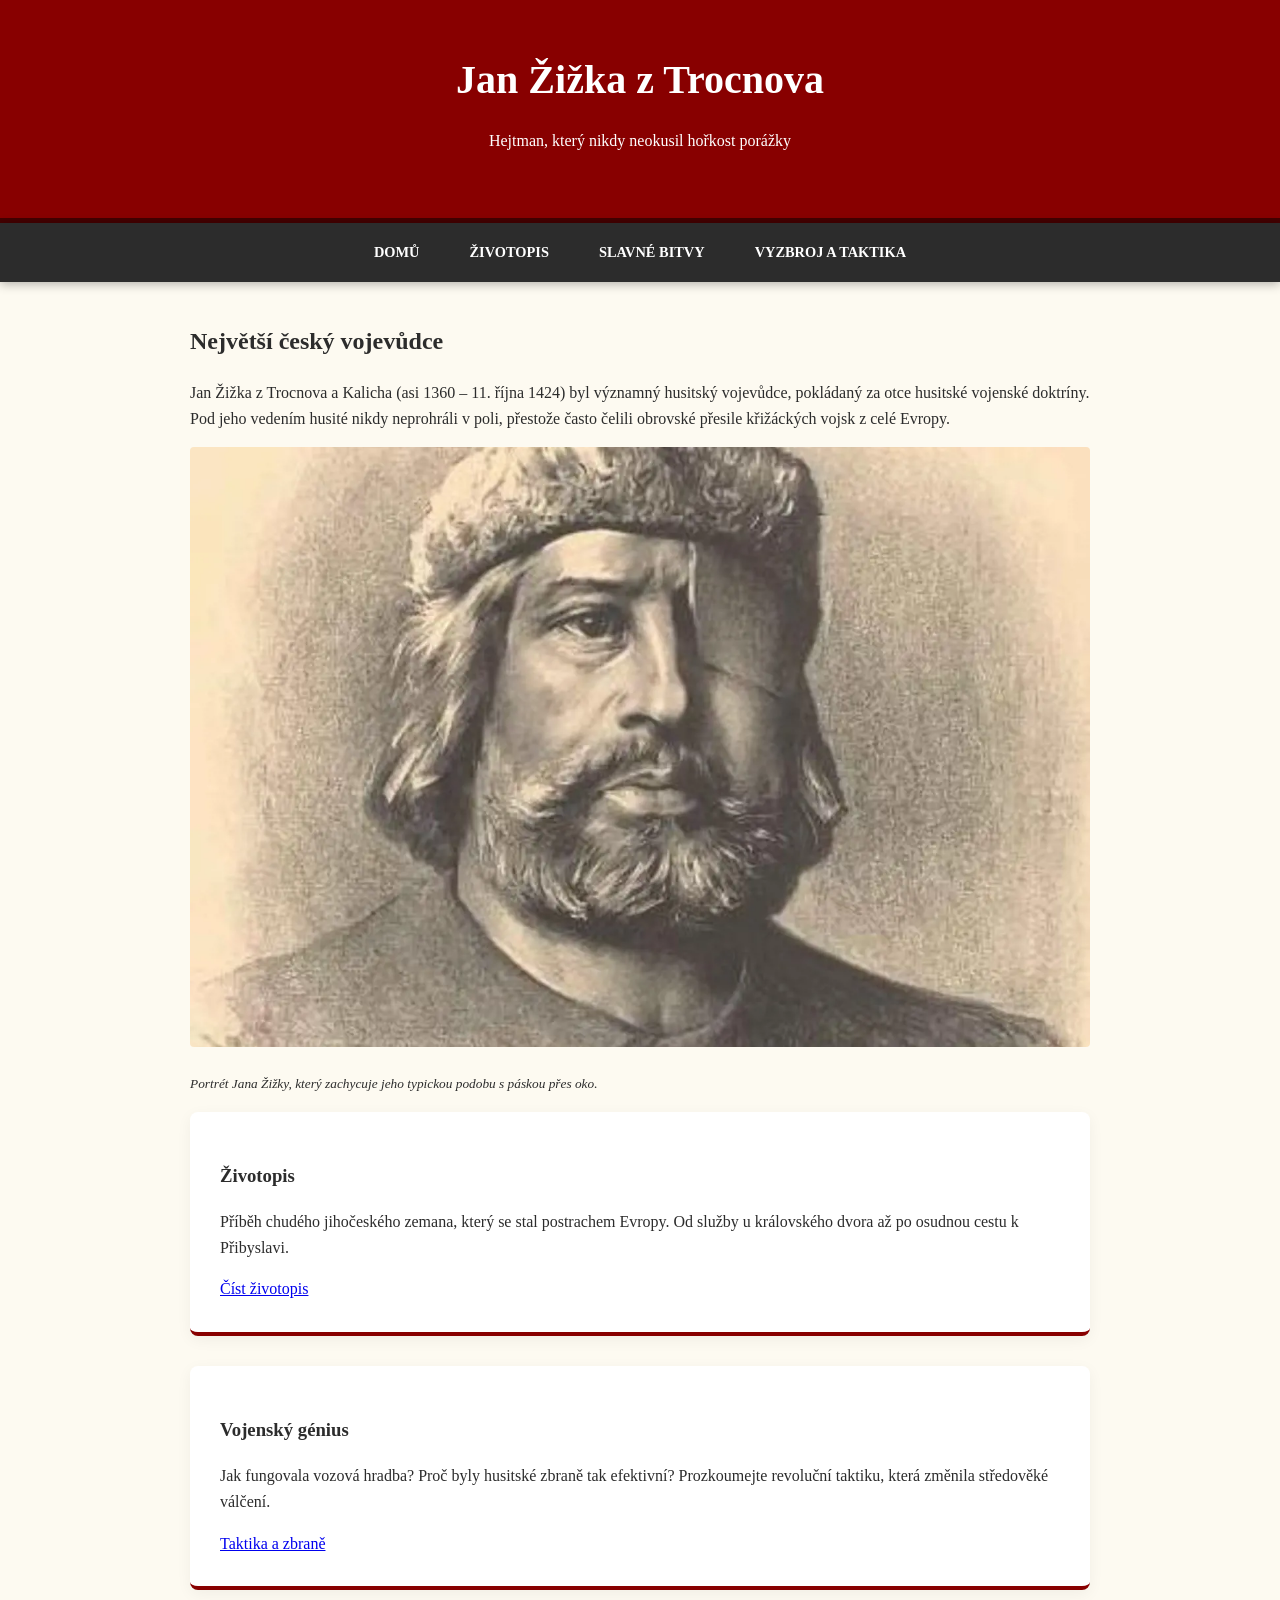
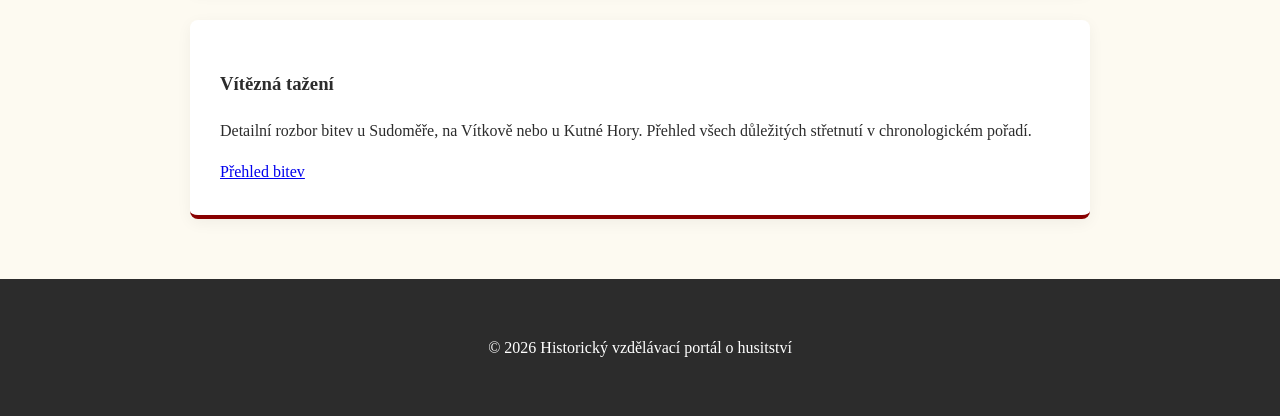
<file: index.html>
<!DOCTYPE html>
<html lang="cs">
<head>
    <meta charset="UTF-8">
    <meta name="viewport" content="width=device-width, initial-scale=1.0">
    <title>Jan Žižka - Portál o legendě</title>
    <link rel="stylesheet" href="style.css">
</head>
<body>

<header>
    <h1>Jan Žižka z Trocnova</h1>
    <p>Hejtman, který nikdy neokusil hořkost porážky</p>
</header>

<nav>
    <a href="index.html">Domů</a>
    <a href="zivotopis.html">Životopis</a>
    <a href="bitvy.html">Slavné bitvy</a>
    <a href="vyzbroj.html">Vyzbroj a taktika</a>
</nav>

<div class="container">
    <div class="hero">
        <h2>Největší český vojevůdce</h2>
        <p>Jan Žižka z Trocnova a Kalicha (asi 1360 – 11. října 1424) byl významný husitský vojevůdce, pokládaný za otce husitské vojenské doktríny. Pod jeho vedením husité nikdy neprohráli v poli, přestože často čelili obrovské přesile křižáckých vojsk z celé Evropy.</p>
        
        <img src=4a936766-70b3-4e45-bfee-655d78da6ae9.webp alt="Jan Žižka z Trocnova - portrét">
        
        <p><small><em>Portrét Jana Žižky, který zachycuje jeho typickou podobu s páskou přes oko.</em></small></p>
    </div>

    <div class="grid">
        <div class="card">
            <h3>Životopis</h3>
            <p>Příběh chudého jihočeského zemana, který se stal postrachem Evropy. Od služby u královského dvora až po osudnou cestu k Přibyslavi.</p>
            <a href="zivotopis.html" class="btn">Číst životopis</a>
        </div>
        <div class="card">
            <h3>Vojenský génius</h3>
            <p>Jak fungovala vozová hradba? Proč byly husitské zbraně tak efektivní? Prozkoumejte revoluční taktiku, která změnila středověké válčení.</p>
            <a href="vyzbroj.html" class="btn">Taktika a zbraně</a>
        </div>
        <div class="card">
            <h3>Vítězná tažení</h3>
            <p>Detailní rozbor bitev u Sudoměře, na Vítkově nebo u Kutné Hory. Přehled všech důležitých střetnutí v chronologickém pořadí.</p>
            <a href="bitvy.html" class="btn">Přehled bitev</a>
        </div>
    </div>
</div>

<footer>
    <p>&copy; 2026 Historický vzdělávací portál o husitství</p>
</footer>

</body>
</html>
</file>
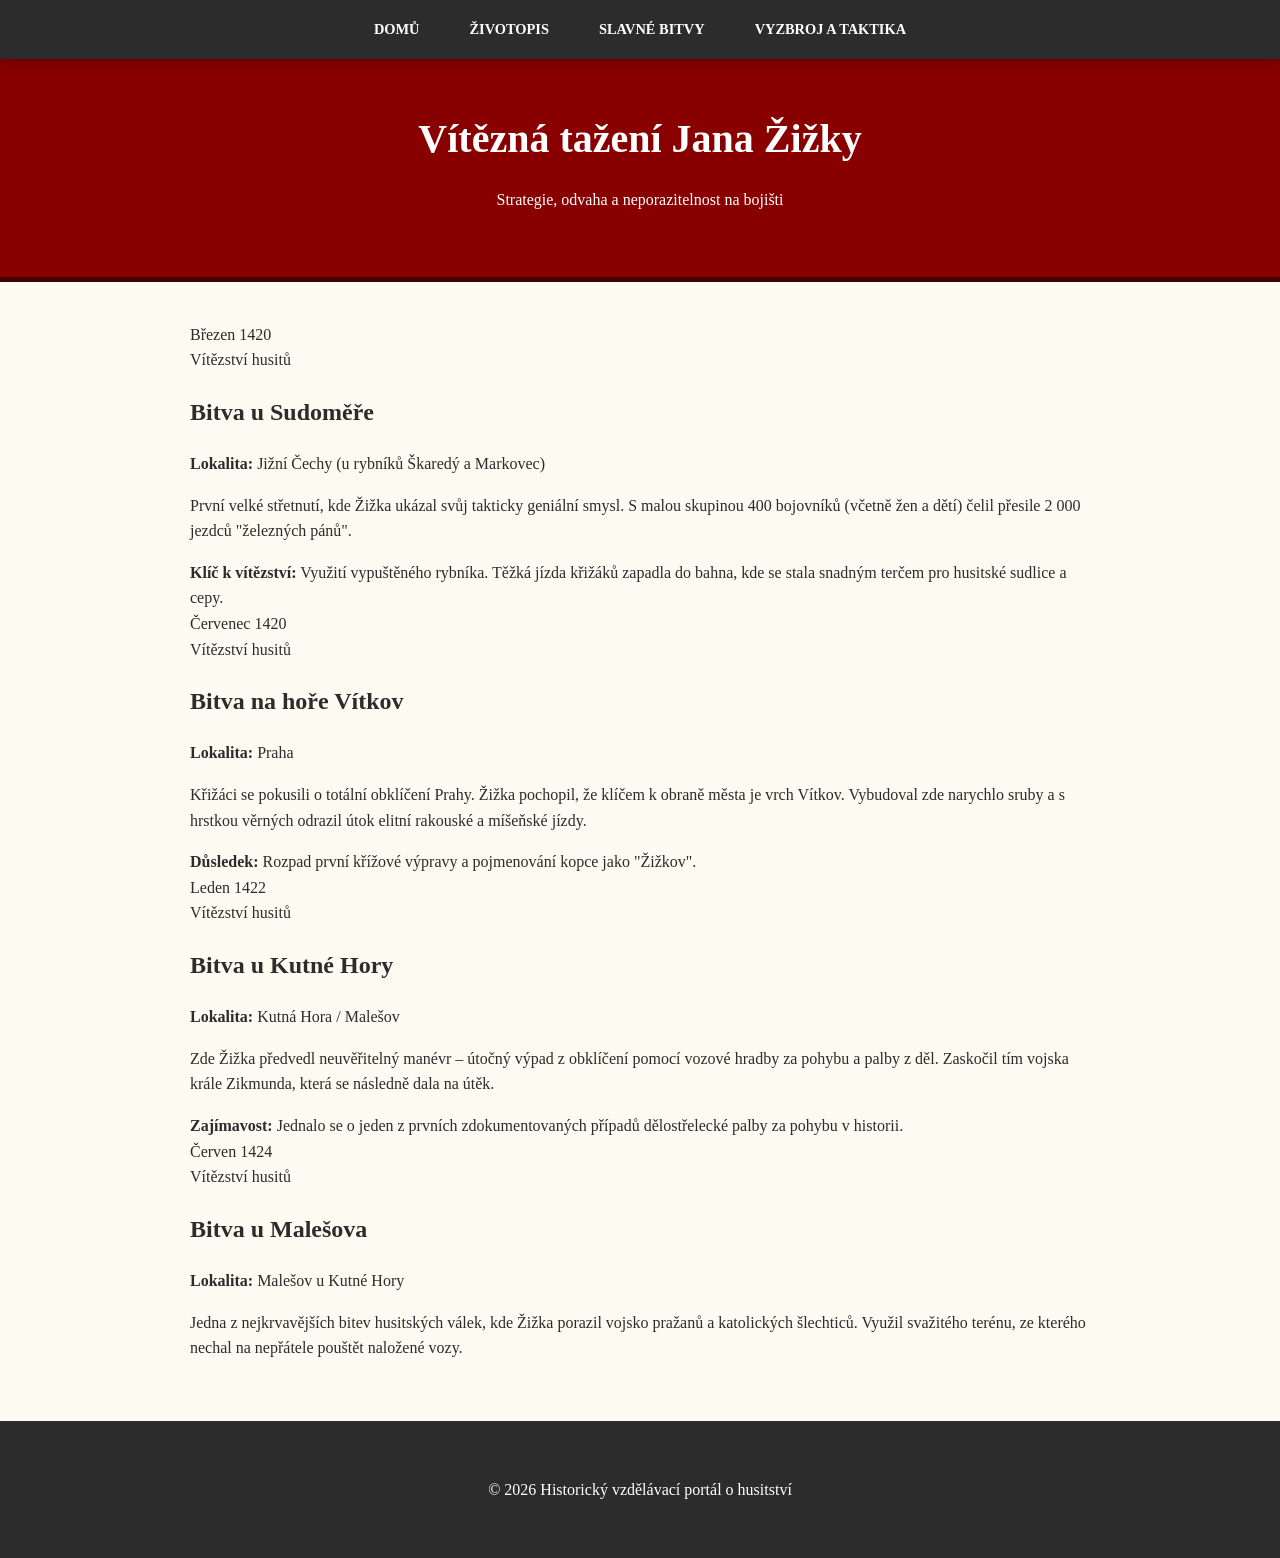
<file: bitvy.html>
<!DOCTYPE html>
<html lang="cs">
<head>
    <meta charset="UTF-8">
    <meta name="viewport" content="width=device-width, initial-scale=1.0">
    <title>Slavné bitvy - Jan Žižka</title>
    <link rel="stylesheet" href="style.css">
</head>
<body>

<nav>
    <a href="index.html">Domů</a>
    <a href="zivotopis.html">Životopis</a>
    <a href="bitvy.html">Slavné bitvy</a>
    <a href="vyzbroj.html">Vyzbroj a taktika</a>
</nav>

<header>
    <h1>Vítězná tažení Jana Žižky</h1>
    <p>Strategie, odvaha a neporazitelnost na bojišti</p>
</header>

<div class="container">

    <div class="battle-card">
        <div class="year-badge">Březen 1420</div>
        <span class="victory-tag">Vítězství husitů</span>
        <h2>Bitva u Sudoměře</h2>
        <div class="battle-meta">
            <span><strong>Lokalita:</strong> Jižní Čechy (u rybníků Škaredý a Markovec)</span>
        </div>
        <p>První velké střetnutí, kde Žižka ukázal svůj takticky geniální smysl. S malou skupinou 400 bojovníků (včetně žen a dětí) čelil přesile 2 000 jezdců "železných pánů".</p>
        <div class="highlight-box">
            <strong>Klíč k vítězství:</strong> Využití vypuštěného rybníka. Těžká jízda křižáků zapadla do bahna, kde se stala snadným terčem pro husitské sudlice a cepy.
        </div>
    </div>

    <div class="battle-card">
        <div class="year-badge">Červenec 1420</div>
        <span class="victory-tag">Vítězství husitů</span>
        <h2>Bitva na hoře Vítkov</h2>
        <div class="battle-meta">
            <span><strong>Lokalita:</strong> Praha</span>
        </div>
        <p>Křižáci se pokusili o totální obklíčení Prahy. Žižka pochopil, že klíčem k obraně města je vrch Vítkov. Vybudoval zde narychlo sruby a s hrstkou věrných odrazil útok elitní rakouské a míšeňské jízdy.</p>
        <div class="highlight-box">
            <strong>Důsledek:</strong> Rozpad první křížové výpravy a pojmenování kopce jako "Žižkov".
        </div>
    </div>

    <div class="battle-card">
        <div class="year-badge">Leden 1422</div>
        <span class="victory-tag">Vítězství husitů</span>
        <h2>Bitva u Kutné Hory</h2>
        <div class="battle-meta">
            <span><strong>Lokalita:</strong> Kutná Hora / Malešov</span>
        </div>
        <p>Zde Žižka předvedl neuvěřitelný manévr – útočný výpad z obklíčení pomocí vozové hradby za pohybu a palby z děl. Zaskočil tím vojska krále Zikmunda, která se následně dala na útěk.</p>
        <div class="highlight-box">
            <strong>Zajímavost:</strong> Jednalo se o jeden z prvních zdokumentovaných případů dělostřelecké palby za pohybu v historii.
        </div>
    </div>

    <div class="battle-card">
        <div class="year-badge">Červen 1424</div>
        <span class="victory-tag">Vítězství husitů</span>
        <h2>Bitva u Malešova</h2>
        <div class="battle-meta">
            <span><strong>Lokalita:</strong> Malešov u Kutné Hory</span>
        </div>
        <p>Jedna z nejkrvavějších bitev husitských válek, kde Žižka porazil vojsko pražanů a katolických šlechticů. Využil svažitého terénu, ze kterého nechal na nepřátele pouštět naložené vozy.</p>
    </div>

</div>

<footer>
    <p>&copy; 2026 Historický vzdělávací portál o husitství</p>
</footer>

</body>
</html>
</file>
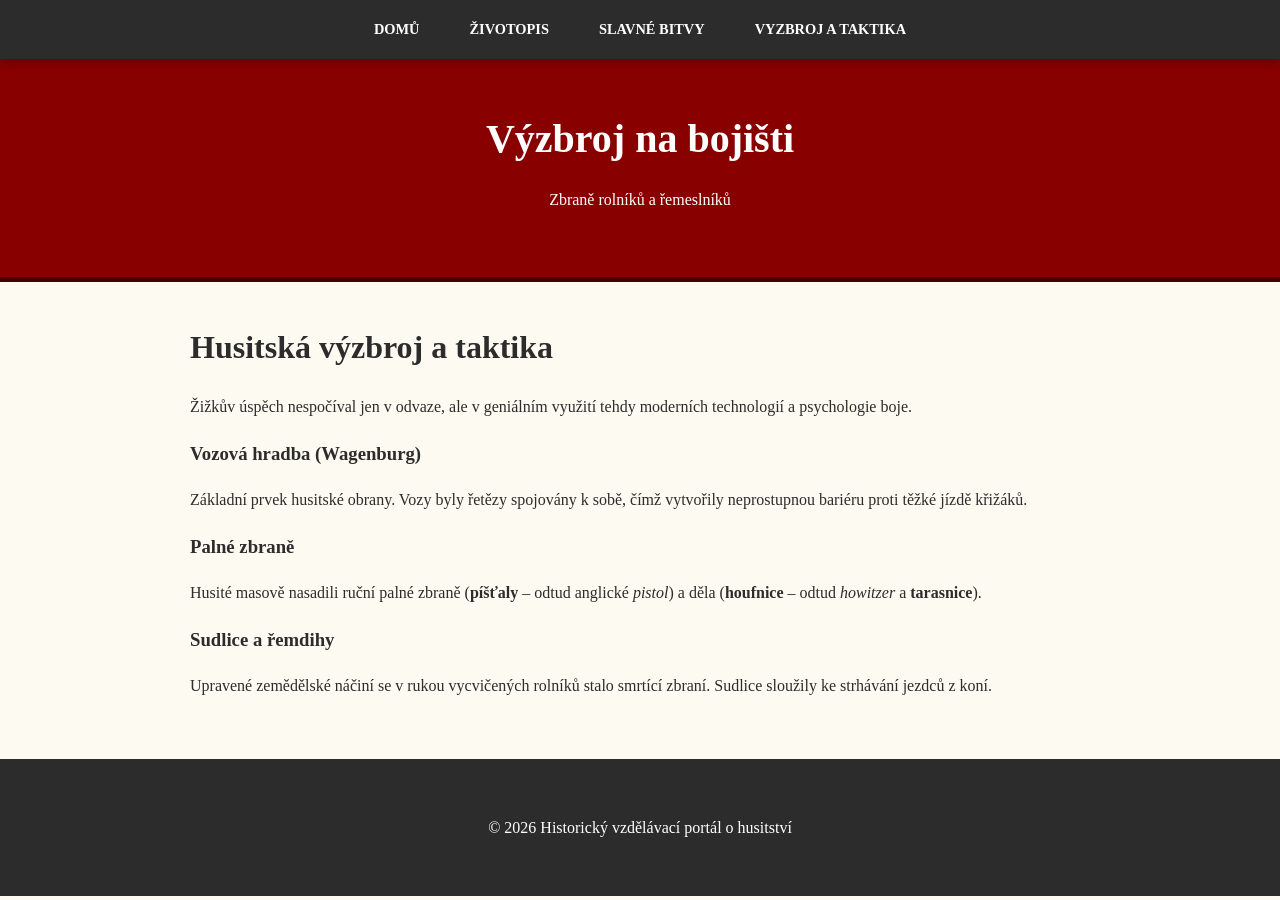
<file: vyzbroj.html>
<!DOCTYPE html>
<html lang="cs">
<head>
    <meta charset="UTF-8">
    <title>Výzbroj a taktika - Jan Žižka</title>
    <link rel="stylesheet" href="style.css">
</head>
<body>
    <nav>
        <a href="index.html">Domů</a>
        <a href="zivotopis.html">Životopis</a>
        <a href="bitvy.html">Slavné bitvy</a>
        <a href="vyzbroj.html">Vyzbroj a taktika</a>
    </nav>
    <header>
        <h1>Výzbroj na bojišti</h1>
        <p>Zbraně rolníků a řemeslníků</p>
    </header>

    <div class="container">
        <h1>Husitská výzbroj a taktika</h1>
        <p>Žižkův úspěch nespočíval jen v odvaze, ale v geniálním využití tehdy moderních technologií a psychologie boje.</p>

        <div class="weapon-box">
            <h3>Vozová hradba (Wagenburg)</h3>
            <p>Základní prvek husitské obrany. Vozy byly řetězy spojovány k sobě, čímž vytvořily neprostupnou bariéru proti těžké jízdě křižáků.</p>
        </div>

        <div class="weapon-box">
            <h3>Palné zbraně</h3>
            <p>Husité masově nasadili ruční palné zbraně (<strong>píšťaly</strong> – odtud anglické <em>pistol</em>) a děla (<strong>houfnice</strong> – odtud <em>howitzer</em> a <strong>tarasnice</strong>).</p>
        </div>

        <div class="weapon-box">
            <h3>Sudlice a řemdihy</h3>
            <p>Upravené zemědělské náčiní se v rukou vycvičených rolníků stalo smrtící zbraní. Sudlice sloužily ke strhávání jezdců z koní.</p>
        </div>
    </div>
<footer>
    <p>&copy; 2026 Historický vzdělávací portál o husitství</p>
</footer>
</body>
</html>
</file>
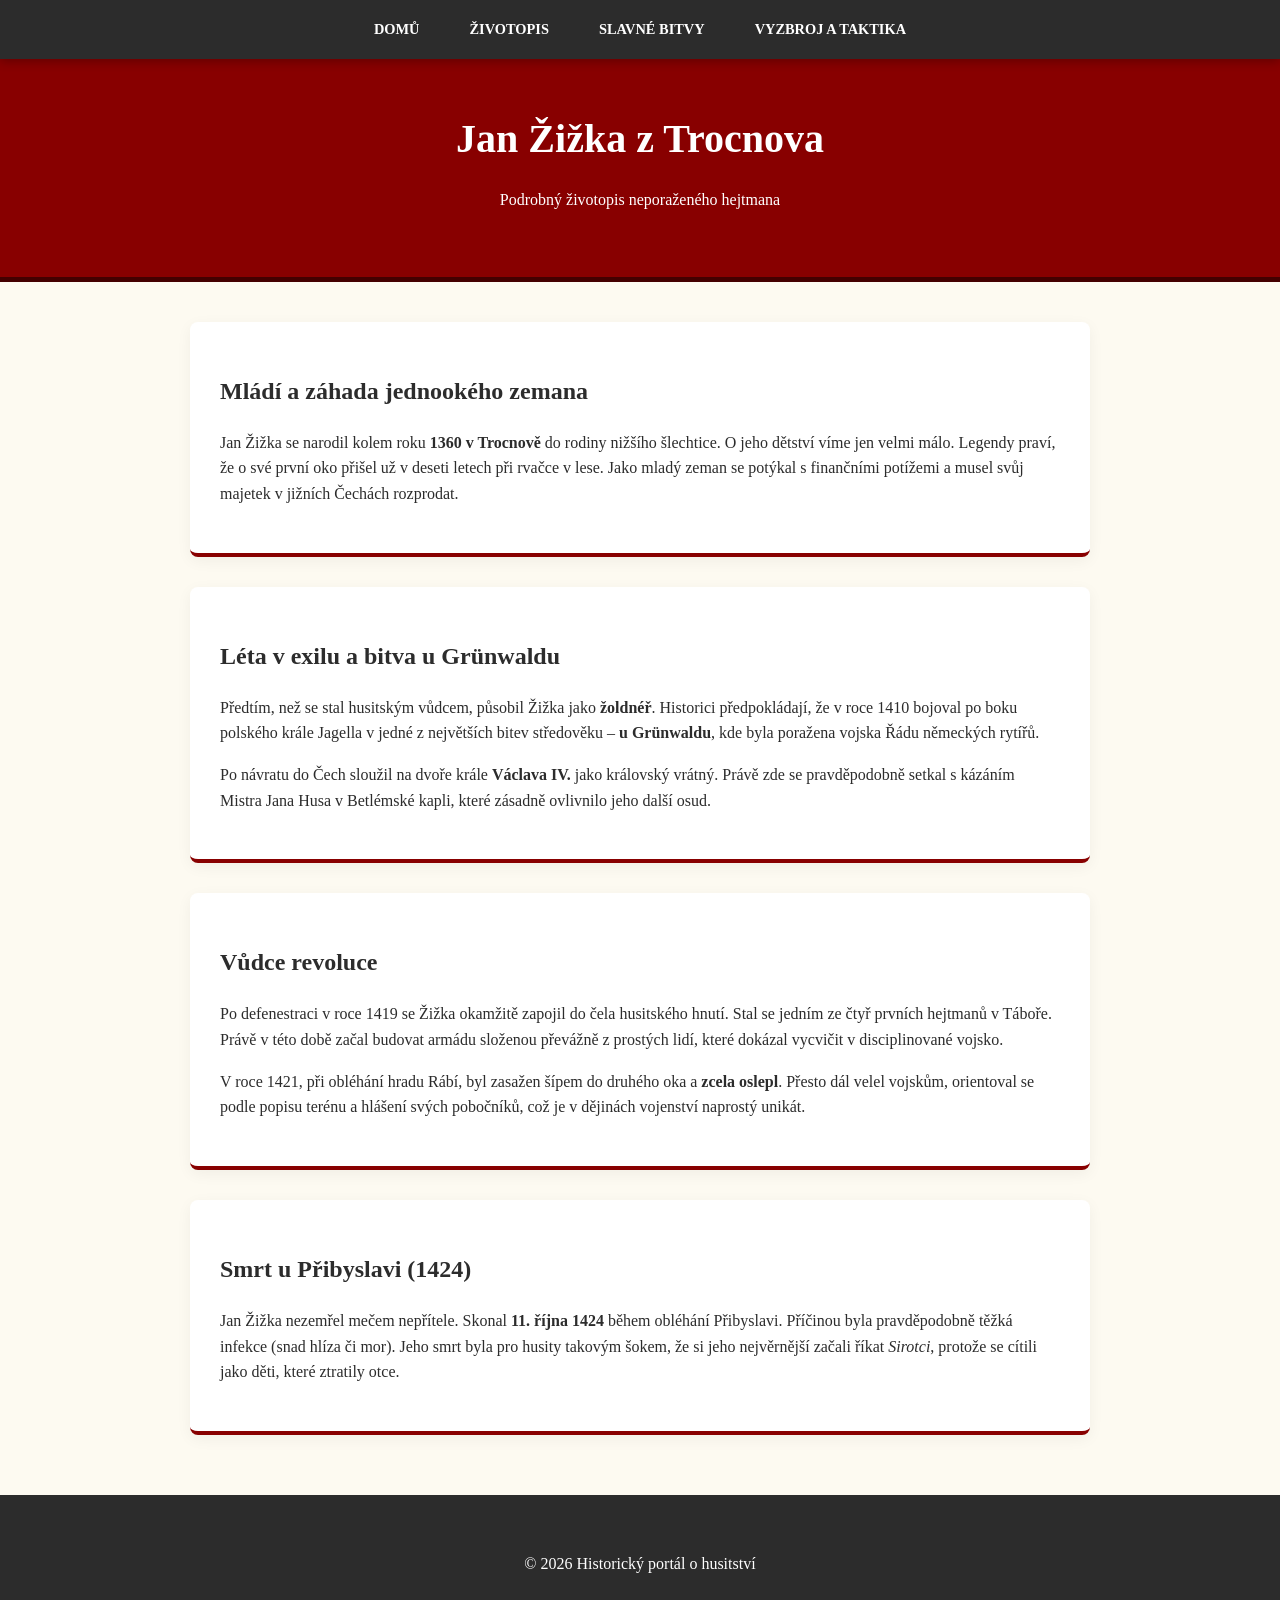
<file: zivotopis.html>
<!DOCTYPE html>
<html lang="cs">
<head>
    <meta charset="UTF-8">
    <meta name="viewport" content="width=device-width, initial-scale=1.0">
    <title>Životopis - Jan Žižka</title>
    <link rel="stylesheet" href="style.css">
</head>
<body>

<nav>
    <a href="index.html">Domů</a>
    <a href="zivotopis.html">Životopis</a>
    <a href="bitvy.html">Slavné bitvy</a>
    <a href="vyzbroj.html">Vyzbroj a taktika</a>
</nav>

<header>
    <h1>Jan Žižka z Trocnova</h1>
    <p>Podrobný životopis neporaženého hejtmana</p>
</header>

<div class="container">
    
    <div class="card">
        <h2>Mládí a záhada jednookého zemana</h2>
        <p>Jan Žižka se narodil kolem roku <strong>1360 v Trocnově</strong> do rodiny nižšího šlechtice. O jeho dětství víme jen velmi málo. Legendy praví, že o své první oko přišel už v deseti letech při rvačce v lese. Jako mladý zeman se potýkal s finančními potížemi a musel svůj majetek v jižních Čechách rozprodat.</p>
    </div>

    <div class="card">
        <h2>Léta v exilu a bitva u Grünwaldu</h2>
        <p>Předtím, než se stal husitským vůdcem, působil Žižka jako <strong>žoldnéř</strong>. Historici předpokládají, že v roce 1410 bojoval po boku polského krále Jagella v jedné z největších bitev středověku – <strong>u Grünwaldu</strong>, kde byla poražena vojska Řádu německých rytířů.</p>
        <p>Po návratu do Čech sloužil na dvoře krále <strong>Václava IV.</strong> jako královský vrátný. Právě zde se pravděpodobně setkal s kázáním Mistra Jana Husa v Betlémské kapli, které zásadně ovlivnilo jeho další osud.</p>
    </div>

    <div class="card">
        <h2>Vůdce revoluce</h2>
        <p>Po defenestraci v roce 1419 se Žižka okamžitě zapojil do čela husitského hnutí. Stal se jedním ze čtyř prvních hejtmanů v Táboře. Právě v této době začal budovat armádu složenou převážně z prostých lidí, které dokázal vycvičit v disciplinované vojsko.</p>
        <p>V roce 1421, při obléhání hradu Rábí, byl zasažen šípem do druhého oka a <strong>zcela oslepl</strong>. Přesto dál velel vojskům, orientoval se podle popisu terénu a hlášení svých pobočníků, což je v dějinách vojenství naprostý unikát.</p>
    </div>

    <div class="card">
        <h2>Smrt u Přibyslavi (1424)</h2>
        <p>Jan Žižka nezemřel mečem nepřítele. Skonal <strong>11. října 1424</strong> během obléhání Přibyslavi. Příčinou byla pravděpodobně těžká infekce (snad hlíza či mor). Jeho smrt byla pro husity takovým šokem, že si jeho nejvěrnější začali říkat <em>Sirotci</em>, protože se cítili jako děti, které ztratily otce.</p>
    </div>

</div>

<footer>
    <p>&copy; 2026 Historický portál o husitství</p>
</footer>

</body>
</html>
</file>
<file: style.css>
/* Společný design pro celý web */
:root {
    --primary: #800; /* Husitská červená */
    --dark: #2c2c2c;
    --light: #fdfaf1;
    --gold: #d4af37;
    --white: #ffffff;
}

body {
    font-family: 'Georgia', serif;
    line-height: 1.6;
    margin: 0;
    background: var(--light);
    color: var(--dark);
}

/* Sjednocená navigace */
nav {
    background: var(--dark);
    display: flex;
    justify-content: center;
    position: sticky;
    top: 0;
    z-index: 1000;
    box-shadow: 0 2px 10px rgba(0,0,0,0.3);
}

nav a {
    color: var(--white);
    padding: 18px 25px;
    text-decoration: none;
    font-weight: bold;
    text-transform: uppercase;
    font-size: 0.9rem;
    transition: 0.3s;
}

nav a:hover {
    background: var(--primary);
}

/* Společná hlavička */
header {
    background: var(--primary);
    color: var(--white);
    text-align: center;
    padding: 3rem 1rem;
    border-bottom: 5px solid #400;
}

header h1 { margin: 0; font-size: 2.5rem; }

/* Hlavní kontejner pro obsah */
.container {
    max-width: 900px;
    margin: 40px auto;
    padding: 0 20px;
}

/* Styl karet a sekcí */
.card {
    background: var(--white);
    padding: 30px;
    border-radius: 8px;
    box-shadow: 0 4px 15px rgba(0,0,0,0.05);
    border-bottom: 4px solid var(--primary);
    margin-bottom: 30px;
}

img {
    max-width: 100%;
    height: auto;
    border-radius: 4px;
}

footer {
    text-align: center;
    padding: 40px;
    background: var(--dark);
    color: var(--white);
    margin-top: 60px;
}
</file>
